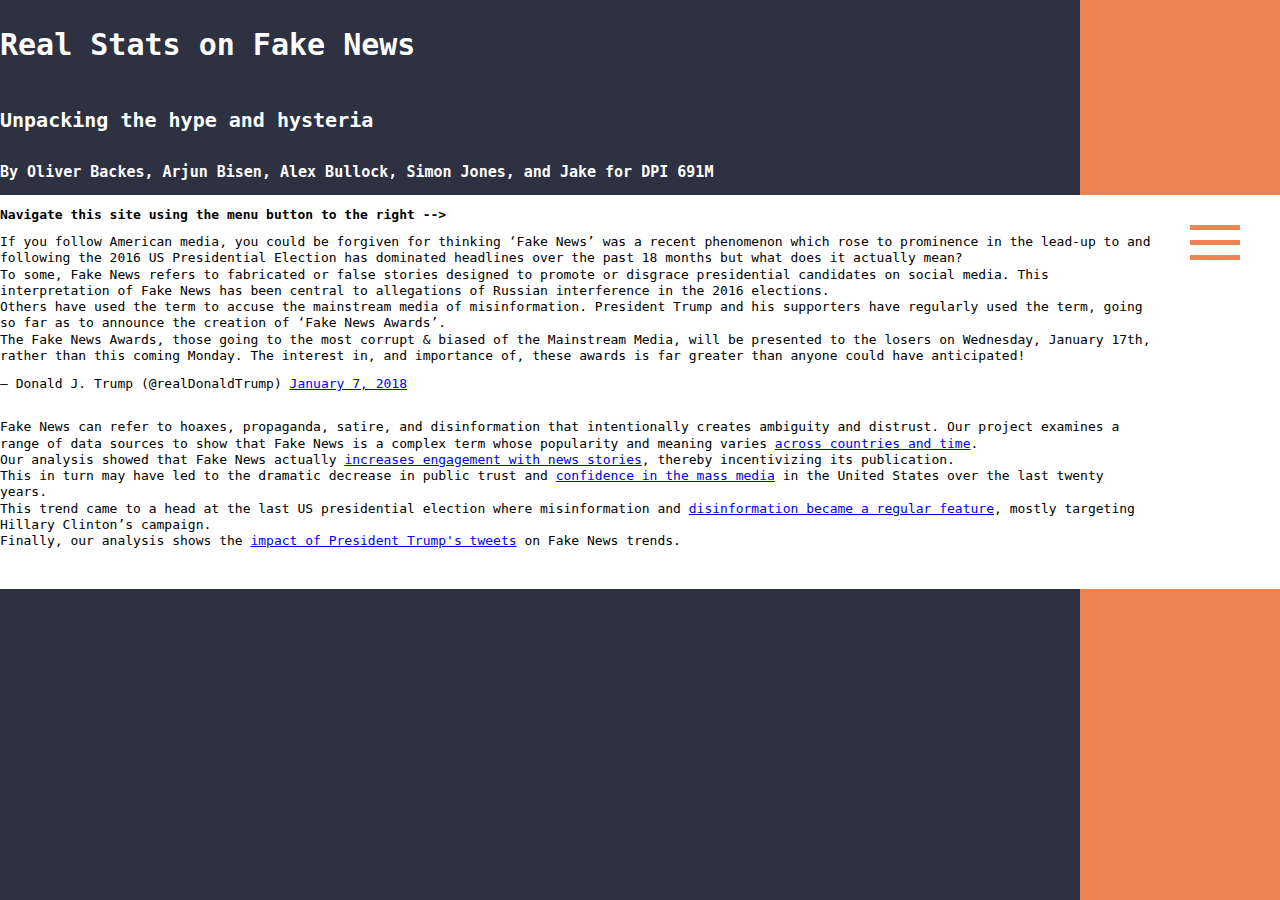
<file: index.html>
<!DOCTYPE html>
<html>
<head>
    <meta charset="utf-8">
    <title>Real Stats, Fake News</title>
    <link rel="stylesheet" media="all" href="styles/menustyle.css"/>
    <link rel="stylesheet" media="all" href="menu-data/menu.css"/>
      <link rel="icon" href="about_us.png">
<script src="https://ajax.googleapis.com/ajax/libs/jquery/2.1.3/jquery.min.js"></script>
<h1>Real Stats on Fake News</h1>

  <h2>Unpacking the hype and hysteria</h2>

  <h3>By Oliver Backes, Arjun Bisen, Alex Bullock, Simon Jones, and Jake for DPI 691M</h3>
</head>
<body>
	
<div class="nav-right visible-xs">
  <div class="button" id="btn">
    <div class="bar top"></div>
    <div class="bar middle"></div>
    <div class="bar bottom"></div>
  </div>
</div>
<!-- nav-right -->
<main>

<h4>Navigate this site using the menu button to the right --></h4>



<p id="bodytext">If you follow American media, you could be forgiven for thinking ‘Fake News’ was a recent phenomenon which rose to prominence in the lead-up to and following the 2016 US Presidential Election has dominated headlines over the past 18 months but what does it actually mean?<br>
To some, Fake News refers to fabricated or false stories designed to promote or disgrace presidential candidates on social media. This interpretation of Fake News has been central to allegations of Russian interference in the 2016 elections.<br>Others have used the term to accuse the mainstream media of misinformation. President Trump and his supporters have regularly used the term, going so far as to announce the creation of ‘Fake News Awards’.<br><blockquote class="twitter-tweet" data-lang="en"><p lang="en" dir="ltr">The Fake News Awards, those going to the most corrupt &amp; biased of the Mainstream Media, will be presented to the losers on Wednesday, January 17th, rather than this coming Monday. The interest in, and importance of, these awards is far greater than anyone could have anticipated!</p>&mdash; Donald J. Trump (@realDonaldTrump) <a href="https://twitter.com/realDonaldTrump/status/950103659337134080?ref_src=twsrc%5Etfw">January 7, 2018</a></blockquote>
<script async src="https://platform.twitter.com/widgets.js" charset="utf-8"></script></p>

<p><br>Fake News can refer to hoaxes, propaganda, satire, and disinformation that intentionally creates ambiguity and distrust. Our project examines a range of data sources to show that Fake News is a complex term whose popularity and meaning varies <a href="https://oliver-backes.github.io/our-website/visualization_4.html">across countries and time</a>.<br>

Our analysis showed that Fake News actually <a href="https://oliver-backes.github.io/our-website/visualization_2.html">increases engagement with news stories</a>, thereby incentivizing its publication.<br>

This in turn may have led to the dramatic decrease in public trust and <a href="https://oliver-backes.github.io/our-website/visualization_5.html">confidence in the mass media</a> in the United States over the last twenty years.<br>

This trend came to a head at the last US presidential election where misinformation and  <a href="https://oliver-backes.github.io/our-website/visualization_5.html">disinformation became a regular feature</a>, mostly targeting Hillary Clinton’s campaign.<br>

Finally, our analysis shows the <a href="https://oliver-backes.github.io/our-website/visualization_1.html">impact of President Trump's tweets</a> on Fake News trends.</p>

<nav>
    <div class="nav-right hidden-xs">
      <div class="button" id="btn">
        <div class="bar top"></div>
        <div class="bar middle"></div>
        <div class="bar bottom"></div>
      </div>
    </div>
    <!-- nav-right -->
  </nav>

  <a href="styles/menu.css" class="ua" target="_blank">
    <i class="fa fa-user"></i>
  </a>

</main>

<div class="sidebar">
  <ul class="sidebar-list">

    <li class="sidebar-item"><a href="index.html" class="sidebar-anchor">Home</a></li>
    <li class="sidebar-item"><a href="visualization_4.html" class="sidebar-anchor">Across the World</a></li>
    <li class="sidebar-item"><a href="visualization_2.html" class="sidebar-anchor">Greater Engagement</a></li>
    <li class="sidebar-item"><a href="visualization_5.html" class="sidebar-anchor">Confidence in Media</a></li>
    <li class="sidebar-item"><a href="visualization_3.html" class="sidebar-anchor">2016 US Election</a></li>
    <li class="sidebar-item"><a href="visualization_1.html" class="sidebar-anchor">Trump Tweets</a></li>
  

  </ul>
</div>





<script src="https://ajax.googleapis.com/ajax/libs/jquery/2.1.3/jquery.min.js"></script>
<script src="menu-data/menu.js"></script>
</body>
</html>
</file>
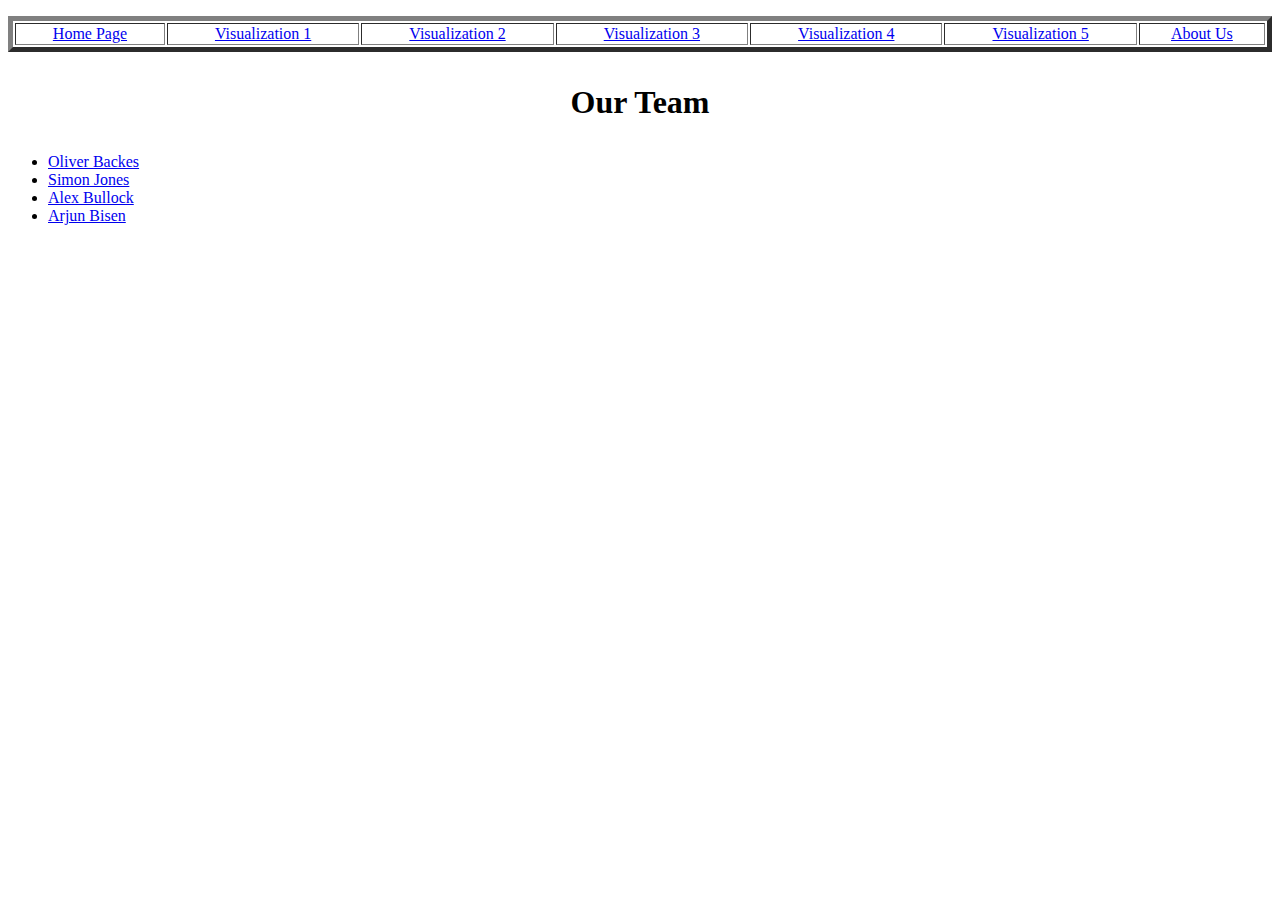
<file: about_us.html>
<!DOCTYPE html>
<html>
<body>

<p>
	<table border="5" width=100%>
		<tr align=center>
			<td><a href="index.html">Home Page</a></td>
			<td><a href="visualization_1.html">Visualization 1</a></td>
			<td><a href="visualization_2.html">Visualization 2</a></td>
			<td><a href="visualization_3.html">Visualization 3</a></td>
			<td><a href="visualization_4.html">Visualization 4</a></td>
			<td><a href="visualization_5.html">Visualization 5</a></td>
			<td><a href="about_us.html">About Us</a></td>
		</tr>
	</table>
</p>

<center>
	<h1><p>
		Our Team
	</p></h1>
</center>

<p>
	<ul>
	  <li><a href="our-team-oliver.html">Oliver Backes</a></li>
	  <li><a href="our-team-simon.html">Simon Jones</a></li>
  	<li><a href="our-team-alex.html">Alex Bullock</a></li>
	  <li><a href="our-team-arjun.html">Arjun Bisen</a></li>
  </ul>
</p>

</body>
</html>
</file>
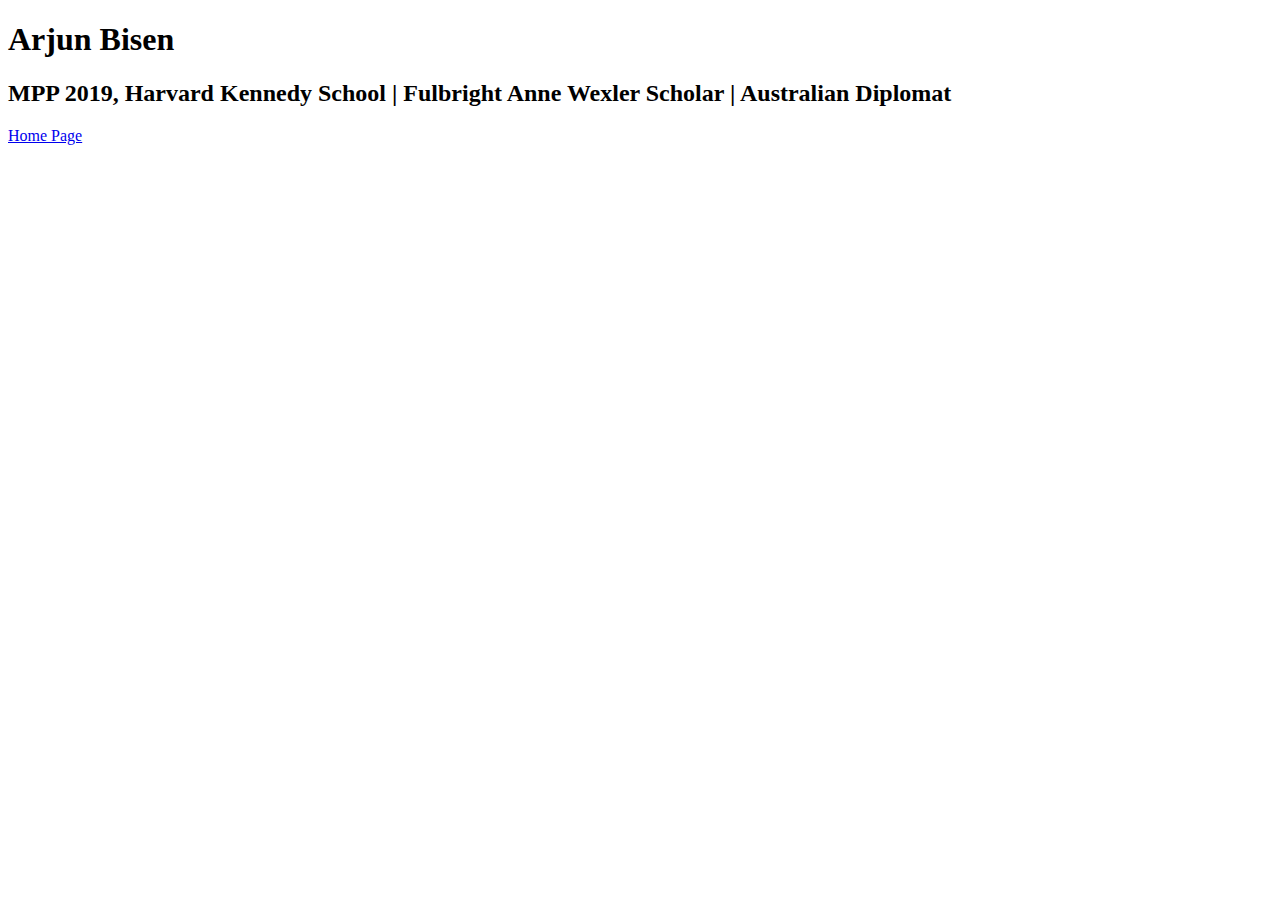
<file: our-team-arjun.html>
<!DOCTYPE html>
<html>
<body>
	<h1>Arjun Bisen</h1>

	<h2>MPP 2019, Harvard Kennedy School | Fulbright Anne Wexler Scholar |  Australian Diplomat</h2>

<a href="index.html"> Home Page </a>


</body>
</html>
</file>
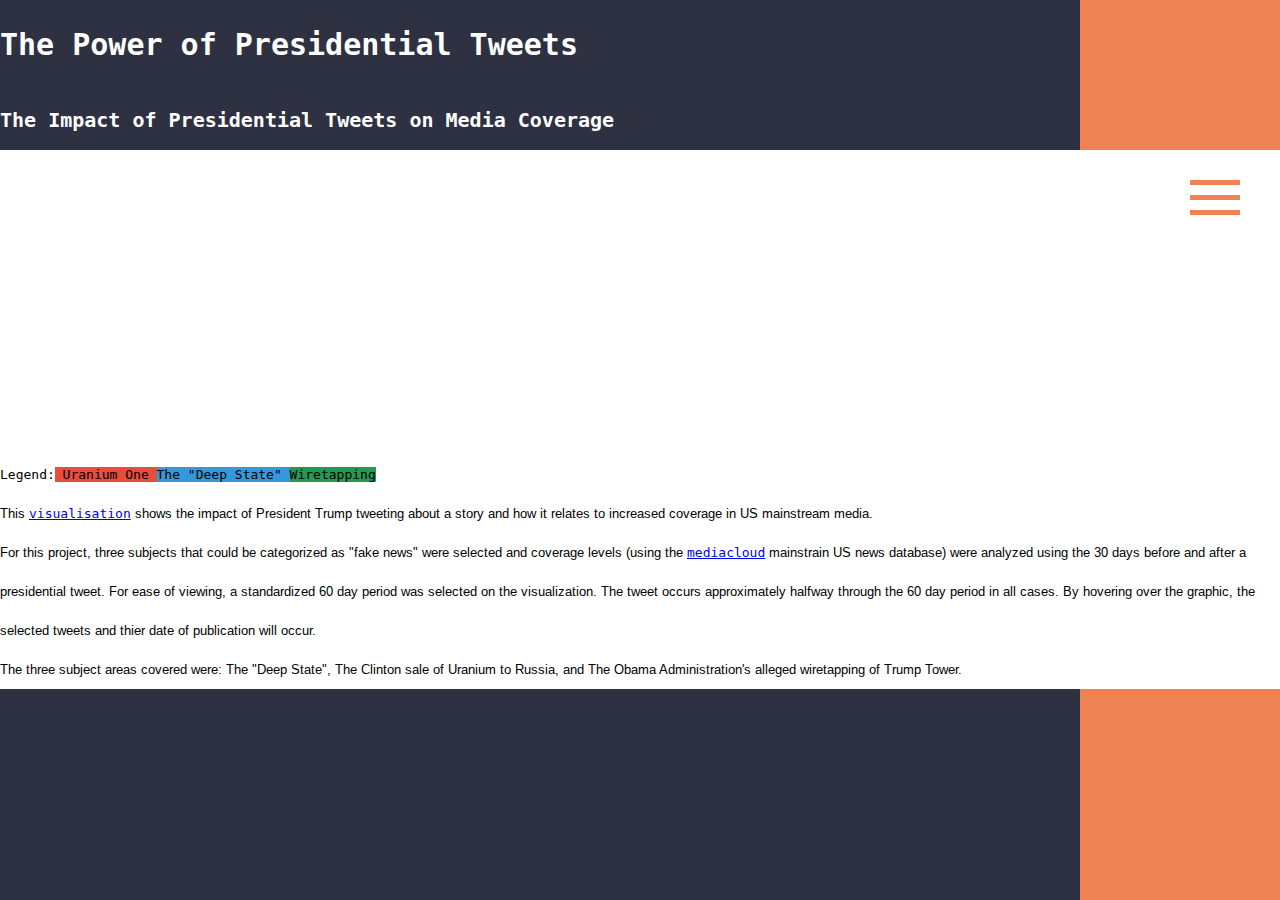
<file: visualization_1.html>
<!DOCTYPE html>
<html>

  <head>
    <meta charset="utf-8">
    <title>Tweet Tweet!</title>
    <link rel="stylesheet" media="all" href="styles/style.css"/>
    <link rel="stylesheet" media="all" href="menu-data/menu.css"/>
    <link rel="icon" href="about_us.png">
<script src="https://ajax.googleapis.com/ajax/libs/jquery/2.1.3/jquery.min.js"></script>

</head>
<body>

<h1>The Power of Presidential Tweets</h1>
<h2>The Impact of Presidential Tweets on Media Coverage</h2>

<div class="nav-right visible-xs">
  <div class="button" id="btn">
    <div class="bar top"></div>
    <div class="bar middle"></div>
    <div class="bar bottom"></div>
  </div>
</div>
<!-- nav-right -->
<main>



<div id="area1"></div>

</style>


<svg width="960" height="250"></svg>
<script src="https://d3js.org/d3.v4.min.js"></script>

</style>

<script src="https://d3js.org/d3.v2.js"></script>


<div class="chart">
</div>

<script>

chart("vis1/data.csv", "blue");

var datearray = [];
var colorrange = [];

function chart(csvpath, color) {

if (color == "blue") {
  colorrange = ["#E74C3C", "#3498DB", "#229954"];
}

strokecolor = colorrange[0];

var format = d3.time.format("%m/%d/%y");

var margin = {top: 40, right: 80, bottom: 60, left: 60};
var width = document.body.clientWidth - margin.left - margin.right;
var height = 550 - margin.top - margin.bottom;

var tooltip = d3.select("body")
    .append("div")
    .attr("class", "remove")
    .style("position", "absolute")
    .style("z-index", "20")
    .style("visibility", "hidden")
    .style("top", "250px")
    .style("left", "55px");

var x = d3.time.scale()
    .range([0, width]);

var y = d3.scale.linear()
    .range([height-10, 0]);

var z = d3.scale.ordinal()
    .range(colorrange);

var xAxis = d3.svg.axis()
    .scale(x)
    .orient("bottom")
    .ticks(d3.time.weeks);

var yAxis = d3.svg.axis()
    .scale(y);

var yAxisr = d3.svg.axis()
    .scale(y);

var stack = d3.layout.stack()
    .offset("silhouette")
    .values(function(d) { return d.values; })
    .x(function(d) { return d.date; })
    .y(function(d) { return d.value; });

var nest = d3.nest()
    .key(function(d) { return d.key; });

var area = d3.svg.area()
    .interpolate("cardinal")
    .x(function(d) { return x(d.date); })
    .y0(function(d) { return y(d.y0); })
    .y1(function(d) { return y(d.y0 + d.y); });

var svg = d3.select(".chart").append("svg")
    .attr("width", width + margin.left + margin.right)
    .attr("height", height + margin.top + margin.bottom)
  .append("g")
    .attr("transform", "translate(" + margin.left + "," + margin.top + ")");

var graph = d3.csv(csvpath, function(data) {
  data.forEach(function(d) {
    d.date = format.parse(d.date);
    d.value = +d.value;
  });

  var layers = stack(nest.entries(data));

  x.domain(d3.extent(data, function(d) { return d.date; }));
  y.domain([0, d3.max(data, function(d) { return d.y0 + d.y; })]);

  svg.selectAll(".layer")
      .data(layers)
    .enter().append("path")
      .attr("class", "layer")
      .attr("d", function(d) { return area(d.values); })
      .style("fill", function(d, i) { return z(i); });


  svg.append("g")
      .attr("class", "x axis")
      .attr("transform", "translate(0," + height + ")")
      .call(xAxis);

  svg.append("text")
    .attr("transform", "translate(" + (width / 2) + "," + (height + margin.bottom) + ")")
    .style("text-anchor", "middle")
    .text("Dates - standardized two month period");

  svg.append("g")
      .attr("class", "y axis")
      .call(yAxis.orient("left"));

  svg.append("text")
    .attr("transform", "rotate(-90)")
    .attr("y", 0 - margin.left)
    .attr("x", 0 - (height / 2))
    .attr("dy", "1em")
    .style("text-anchor", "middle")
    .text("Range of Daily Mentions");


  svg.selectAll(".layer")
    .attr("opacity", 1)
    .on("mouseover", function(d, i) {
      svg.selectAll(".layer").transition()
      .duration(250)
      .attr("opacity", function(d, j) {
        return j != i ? 0.6 : 1;
    })})

    .on("mousemove", function(d, i) {
      mousex = d3.mouse(this);
      mousex = mousex[0];
      var invertedx = x.invert(mousex);
      invertedx = invertedx.getMonth() + invertedx.getDate();
      var selected = (d.values);
      for (var k = 0; k < selected.length; k++) {
        datearray[k] = selected[k].date
        datearray[k] = datearray[k].getMonth() + datearray[k].getDate();
      }

      mousedate = datearray.indexOf(invertedx);
      pro = d.values[mousedate].value;

      d3.select(this)
      .classed("hover", true)
      .attr("stroke", strokecolor)
      .attr("stroke-width", "1px"), 
      tooltip.html( '<img src="tweets.jpg" style="width:1100x; height:250px;" />' ).style("visibility", "visible");
      
    })
    .on("mouseout", function(d, i) {
     svg.selectAll(".layer")
      .transition()
      .duration(250)
      .attr("opacity", "1");
      d3.select(this)
      .classed("hover", false)
      .attr("stroke-width", "0px"), tooltip.html( '<img src="tweets.jpg" />').style("visibility", "hidden");
  })
    
  var vertical = d3.select(".chart")
        .append("div")
        .attr("class", "remove")
        .style("position", "absolute")
        .style("z-index", "10")
        .style("width", "1px")
        .style("height", "450x")
        .style("top", "300px")
        .style("bottom", "925px")
        .style("left", "0px")
        .style("background", "#000");

  d3.select(".chart")
      .on("mousemove", function(){  
         mousex = d3.mouse(this);
         mousex = mousex[0] + 5;
         vertical.style("left", mousex + "px" )})
      .on("mouseover", function(){  
         mousex = d3.mouse(this);
         mousex = mousex[0] + 5;
         vertical.style("left", mousex + "px")});
});
}
</script>


  <nav>
    <div class="nav-right hidden-xs">
      <div class="button" id="btn">
        <div class="bar top"></div>
        <div class="bar middle"></div>
        <div class="bar bottom"></div>
      </div>
    </div>
    <!-- nav-right -->
  </nav>

  <a href="styles/menu.css" class="ua" target="_blank">
    <i class="fa fa-user"></i>
  </a>
  <span style="color: black">Legend:</span><span style="background-color: #E74C3C"> Uranium One </span><span style="color: black; background-color: #3498DB"> The "Deep State" </span><span style="background-color: #229954"> Wiretapping </span><br>
  
  <p1> This <a href="http://bl.ocks.org/WillTurman/4631136"> visualisation</a> shows the impact of President Trump tweeting about a story and how it relates to increased coverage in US mainstream media.</p1><br>
  
  <p2>For this project, three subjects that could be categorized as "fake news" were selected and coverage levels (using the <a href="https://www.mediacloud.org"> mediacloud</a> mainstrain US news database) were analyzed using the 30 days before and after a presidential tweet. For ease of viewing, a standardized 60 day period was selected on the visualization. The tweet occurs approximately halfway through the 60 day period in all cases. By hovering over the graphic, the selected tweets and thier date of publication will occur.</p2><br> 

  <p3>The three subject areas covered were: The "Deep State", The Clinton sale of Uranium to Russia, and The Obama Administration's alleged wiretapping of Trump Tower.</p3>
</main>

<div class="sidebar">
  <ul class="sidebar-list">

     <li class="sidebar-item"><a href="index.html" class="sidebar-anchor">Home</a></li>
    <li class="sidebar-item"><a href="visualization_4.html" class="sidebar-anchor">Across the World</a></li>
    <li class="sidebar-item"><a href="visualization_2.html" class="sidebar-anchor">Greater Engagement</a></li>
    <li class="sidebar-item"><a href="visualization_5.html" class="sidebar-anchor">Confidence in Media</a></li>
    <li class="sidebar-item"><a href="visualization_3.html" class="sidebar-anchor">2016 US Election</a></li>
    <li class="sidebar-item"><a href="visualization_1.html" class="sidebar-anchor">Trump Tweets</a></li>

  </ul>
</div>





<a href="index.html"> Back to Index </a>

<script src="https://ajax.googleapis.com/ajax/libs/jquery/2.1.3/jquery.min.js"></script>
<script src="menu-data/menu.js"></script>
</body>
</html>
</file>
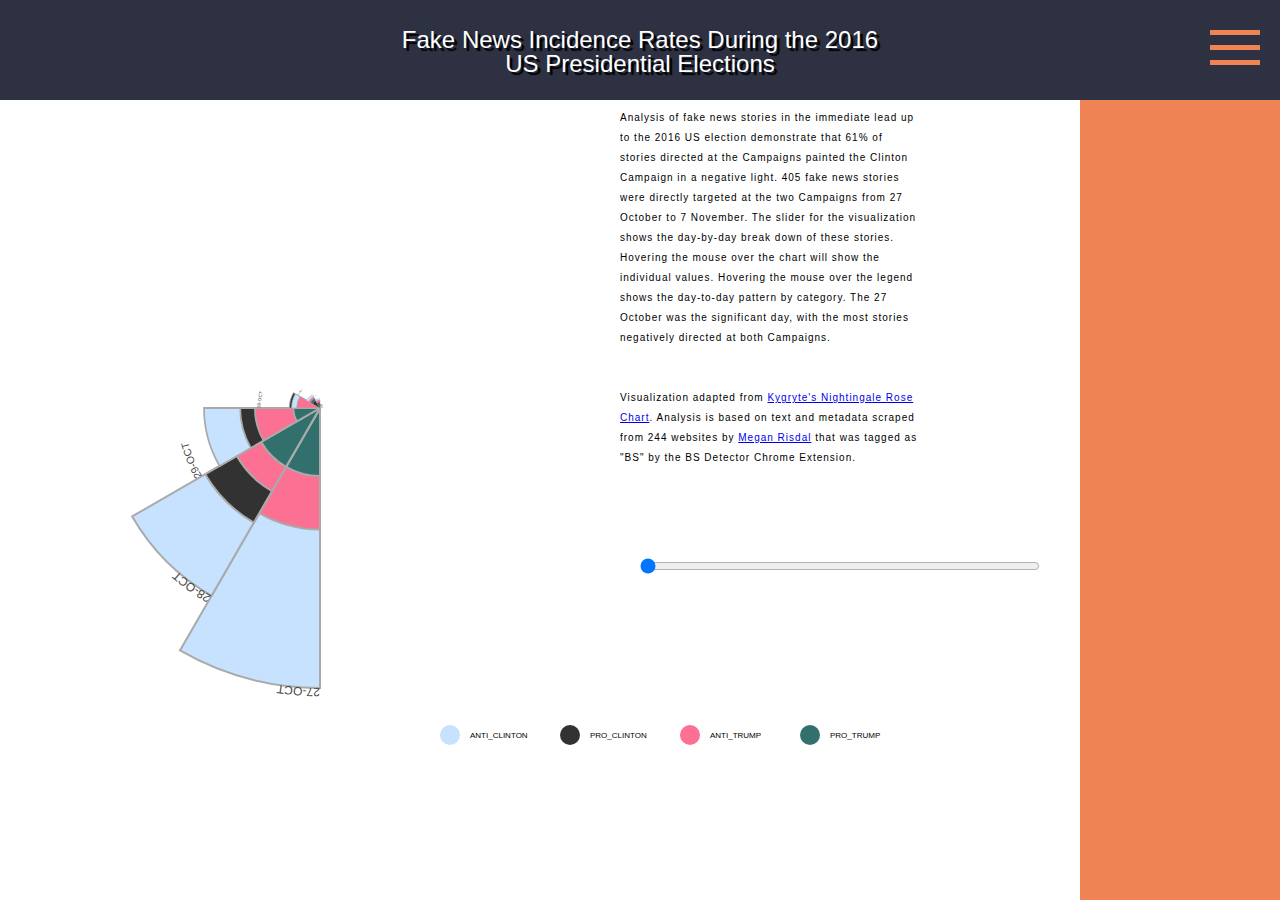
<file: visualization_3.html>
<!DOCTYPE html>
<html>
<head>
	<title>Fake News Incidence Rates During the 2016 US Presidential Elections</title>
	<link rel="icon" href="about_us.png">
	<meta charset="utf-8">
		
		<!-- Stylesheets -->
		<link rel='stylesheet' type='text/css'>
		<link rel="stylesheet" type="text/css" href="vis3/reset.css">
		<link rel="stylesheet" type="text/css" href="vis3/style.css">
		<!-- Libraries -->
		<script type="text/javascript" src="vis3/d3.min.js"></script>
		<!-- Scripts -->
		<script type="text/javascript" src="vis3/script.js"></script>
	</head>
	<body>	
<div class="nav-right visible-xs">
  <div class="button" id="btn">
    <div class="bar top"></div>
    <div class="bar middle"></div>
    <div class="bar bottom"></div>
  </div>
</div>
<!-- nav-right -->
<main style="height: 100px;">

	<div> <br><h1>Fake News Incidence Rates During the 2016 US Presidential Elections</h1> </div>
			
		<script type="text/javascript">
			var rose = Chart.rose(),
				height = 600,
				causes = ['Anti_Clinton', 'Pro_Clinton', 'Anti_Trump', 'Pro_Trump'],
				labels = ['27-Oct', '28-Oct', '29-Oct', '30-Oct', '31-Oct', '01-Nov', '02-Nov', '03-Nov', '04-Nov', '05-Nov', '06-Nov', '07-Nov']

			// Load the JSON data:
			d3.json( 'vis3/data2.json', function( data ) {

				// Format the date and rework the data:
				var scalar;
				data.forEach( function(d) { 
					
					d.label = d.date;

					scalar = 1;
					d.Anti_Clinton = d.Anti_Clinton * scalar;
					d.Pro_Clinton = d.Pro_Clinton * scalar;
					d.Anti_Trump = d.Anti_Trump * scalar;
					d.Pro_Trump = d.Pro_Trump * scalar;
				} );

				console.log(data);

				// Get the maximum value:
				var maxVal = d3.max( data, function(d) {
					return d3.max( [d.Anti_Clinton, d.Pro_Clinton, d.Anti_Trump, d.Pro_Trump] );
				});

				// Where the maximum value gives us the maximum radius:
				var maxRadius = Math.sqrt(maxVal*12 / Math.PI);
				console.log(maxRadius);
				
				// Append a new figure to the DOM:
				figure = d3.select( 'body' )
					.append( 'figure' );

				// Get the figure width:
				width = parseInt( figure.style( 'width' ), 10 );

				// Update the chart generator settings:
				rose.legend( causes )
					.width( width )
					.height( height )
					.delay( 0 )
					.duration( 500 )
					.domain( [0, maxRadius] )
					.angle( function(d, i) {
						return i; } )
					.area( function(d, i) { return [d.Anti_Clinton, d.Pro_Clinton, d.Anti_Trump, d.Pro_Trump]; } );							

				// Bind the data and generate a new chart:
				figure.datum( data)
					.attr('class', 'chart figure1')
					.call( rose );	

				// Update the chart generator settings:
				rose.width( width )
					.delay( 3000 );

				// Create a legend:
				Chart.legend( causes );

				// Create a slider:
				Chart.slider( 0, data.length, 1 ); // minVal, maxVal, step
				
			});	

		</script>

<nav>
    <div class="nav-right hidden-xs">
      <div class="button" id="btn">
        <div class="bar top"></div>
        <div class="bar middle"></div>
        <div class="bar bottom"></div>
      </div>
    </div>
    <!-- nav-right -->
  </nav>


    <i class="fa fa-user"></i>
  </a>
</main>

<div class="sidebar">
  <ul class="sidebar-list">

   	<li class="sidebar-item"><a href="index.html" class="sidebar-anchor">Home</a></li>
    <li class="sidebar-item"><a href="visualization_4.html" class="sidebar-anchor">Across the World</a></li>
    <li class="sidebar-item"><a href="visualization_2.html" class="sidebar-anchor">Greater Engagement</a></li>
    <li class="sidebar-item"><a href="visualization_5.html" class="sidebar-anchor">Confidence in Media</a></li>
    <li class="sidebar-item"><a href="visualization_3.html" class="sidebar-anchor">2016 US Election</a></li>
    <li class="sidebar-item"><a href="visualization_1.html" class="sidebar-anchor">Trump Tweets</a></li>

  </ul>
</div>

<script src="https://ajax.googleapis.com/ajax/libs/jquery/2.1.3/jquery.min.js"></script>
<script src="menu-data/menu.js"></script>

<div><br><p> Analysis of fake news stories in the immediate lead up to the 2016 US election demonstrate that 61% of stories directed at the Campaigns painted the Clinton Campaign in a negative light.  405 fake news stories were directly targeted at the two Campaigns from 27 October to 7 November.  The slider for the visualization shows the day-by-day break down of these stories. Hovering the mouse over the chart will show the individual values.  Hovering the mouse over the legend shows the day-to-day pattern by category.  The 27 October was the significant day, with the most stories negatively directed at both Campaigns.</p>

</div>

<div><p>Visualization adapted from <a href="https://bl.ocks.org/kgryte"> Kygryte's Nightingale Rose Chart</a>.  Analysis is based on text and metadata scraped from 244 websites by <a href="https://www.kaggle.com/mrisdal/fake-news">Megan Risdal</a> that was tagged as "BS" by the BS Detector Chrome Extension.  

</div>

	</body>
</html>
</file>
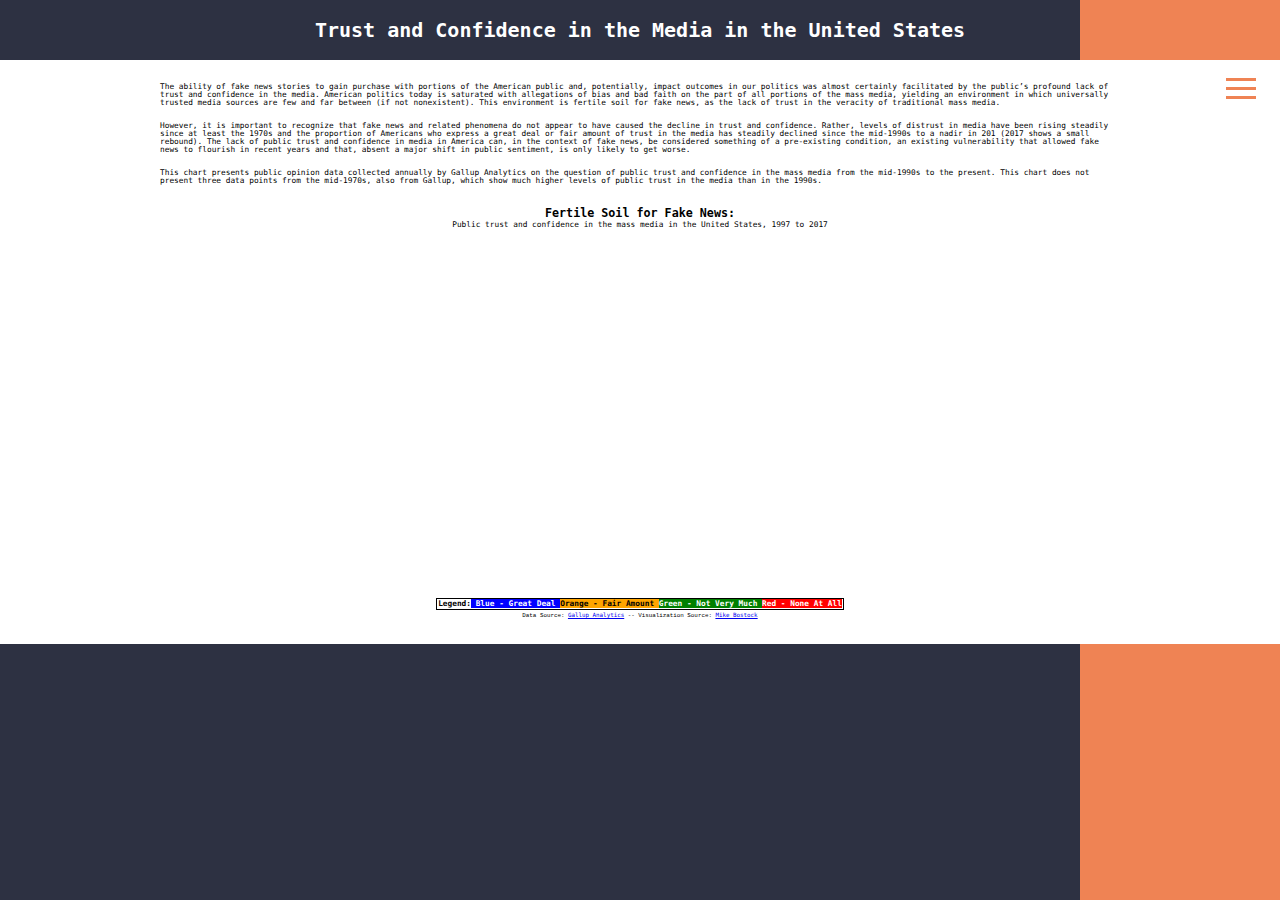
<file: visualization_5.html>
<!DOCTYPE html>
<html>
<head>
	<meta charset="utf-8">
	<title>Trust and Confidence in the Media in the United States</title>
    <link href="vis5/vis5.css" rel="stylesheet" type="text/css">
    <link rel="stylesheet" media="all" href="styles/style.css"/>
    <link rel="stylesheet" media="all" href="menu-data/menu.css"/>
    <link rel="icon" href="about_us.png">
<script src="https://ajax.googleapis.com/ajax/libs/jquery/2.1.3/jquery.min.js"></script>

</head>
<body>

	<center><h2>Trust and Confidence in the Media in the United States</h2></center>

<div class="nav-right visible-xs">
  <div class="button" id="btn">
    <div class="bar top"></div>
    <div class="bar middle"></div>
    <div class="bar bottom"></div>
  </div>
</div>
<!-- nav-right -->
<main id="my">
<center>
  <br><p id="narrative">The ability of fake news stories to gain purchase with portions of the American public and, potentially, impact outcomes in our politics was almost certainly facilitated by the public’s profound lack of trust and confidence in the media. American politics today is saturated with allegations of bias and bad faith on the part of all portions of the mass media, yielding an environment in which universally trusted media sources are few and far between (if not nonexistent). This environment is fertile soil for fake news, as the lack of trust in the veracity of traditional mass media.<br><br><br>However, it is important to recognize that fake news and related phenomena do not appear to have caused the decline in trust and confidence. Rather, levels of distrust in media have been rising steadily since at least the 1970s and the proportion of Americans who express a great deal or fair amount of trust in the media has steadily declined since the mid-1990s to a nadir in 201 (2017 shows a small rebound). The lack of public trust and confidence in media in America can, in the context of fake news, be considered something of a pre-existing condition, an existing vulnerability that allowed fake news to flourish in recent years and that, absent a major shift in public sentiment, is only likely to get worse.<br><br><br>This chart presents public opinion data collected annually by Gallup Analytics on the question of public trust and confidence in the mass media from the mid-1990s to the present. This chart does not present three data points from the mid-1970s, also from Gallup, which show much higher levels of public trust in the media than in the 1990s.</p><br>
  <p id="header">Fertile Soil for Fake News:</p><p ide="subheader">Public trust and confidence in the mass media in the United States, 1997 to 2017</p>
	<svg width="1200" height="600"></svg>

	<script src="//d3js.org/d3.v4.min.js"></script>
	<script src="vis5/d3legend.js"></script>
	<script src="vis5/vis5-test.js"></script>
<p><span id="legend"><span style="color: black">Legend:</span><span style="background-color: blue"> Blue - Great Deal </span><span style="color: black; background-color: orange"> Orange - Fair Amount </span><span style="background-color: green"> Green - Not Very Much </span><span style="background-color: red"> Red - None At All</span></span><br><span id="sublegend">Data Source: <a href="http://news.gallup.com/poll/1663/Media-Use-Evaluation.aspx">Gallup Analytics</a> -- Visualization Source: <a href="https://bl.ocks.org/mbostock/3884955">Mike Bostock</a></span>
</p></center>
<nav>
    <div class="nav-right hidden-xs">
      <div class="button" id="btn">
        <div class="bar top"></div>
        <div class="bar middle"></div>
        <div class="bar bottom"></div>
      </div>
    </div>
    <!-- nav-right -->
  </nav>

  <a href="styles/menu.css" class="ua" target="_blank">
    <i class="fa fa-user"></i>
  </a>
</main>

<div class="sidebar">
  <ul class="sidebar-list">

    <li class="sidebar-item"><a href="index.html" class="sidebar-anchor">Home</a></li>
    <li class="sidebar-item"><a href="visualization_4.html" class="sidebar-anchor">Across the World</a></li>
    <li class="sidebar-item"><a href="visualization_2.html" class="sidebar-anchor">Greater Engagement</a></li>
    <li class="sidebar-item"><a href="visualization_5.html" class="sidebar-anchor">Confidence in Media</a></li>
    <li class="sidebar-item"><a href="visualization_3.html" class="sidebar-anchor">2016 US Election</a></li>
    <li class="sidebar-item"><a href="visualization_1.html" class="sidebar-anchor">Trump Tweets</a></li>

  </ul>
</div>

<script src="https://ajax.googleapis.com/ajax/libs/jquery/2.1.3/jquery.min.js"></script>
<script src="menu-data/menu.js"></script>
</body>
</html>
</file>
<file: styles/menustyle.css>
html, body, div, span, applet, object, iframe,
h1, h2, h3, h4, h5, h6, p, blockquote, pre,
a, abbr, acronym, address, big, cite, code,
del, dfn, em, img, ins, kbd, q, s, samp,
small, strike, strong, sub, sup, tt, var,
b, u, i, center,
dl, dt, dd, ol, ul, li,
fieldset, form, label, legend,
table, caption, tbody, tfoot, thead, tr, th, td,
article, aside, canvas, details, embed, 
figure, figcaption, footer, header, hgroup, 
menu, nav, output, ruby, section, summary,
time, mark, audio, video {
	margin: 0;
	padding: 0,0,20
	border: 0;
	font-size: 100%;
	font-family: "Source Code Pro", Consolas, monaco, monospace;

	vertical-align: right;
}
/* HTML5 display-role reset for older browsers */
article, aside, details, figcaption, figure, 
footer, header, hgroup, menu, nav, section {
	display: block;
}
body {
	line-height: 1;
}
ol, ul {
	list-style: none;
}
blockquote, q {
	quotes: none;
}
blockquote:before, blockquote:after,
q:before, q:after {
	content: '';
	content: none;
}
table {
	border-collapse: collapse;
	border-spacing: 0;
}

/* Extended base styles (site specific)
*****************************************************************/

html { 
	overflow-y: scroll; /* always force a scrollbar in non-IE */
	}
body {
	background: #2D3142;
	overflow-x: hidden;
	height: 7550px;
	line-height: 3;
	color: #000;
	font-size: 13px;
	font-family: "Source Code Pro", Consolas, monaco, monospace;

}
h1 {
	color: #FFf;
	font-size: 30px;
	font-family: "Source Code Pro", Consolas, monaco, monospace;

}
 
 h2 {
 	color: #FFf;
 	font-size: 20px;
	font-family: "Source Code Pro", Consolas, monaco, monospace;

 }

 h3 {color: #FFf;
 	font-size: 15px;
	font-family: "Source Code Pro", Consolas, monaco, monospace;

 }

 p {line-height: 125%;
 	width: 90%;

#bodytext {
	font-size: 20px;
	font-family: "Source Code Pro", Consolas, monaco, monospace;
	width: 75%;
}
</file>
<file: menu-data/menu.css>
@import url(https://fonts.googleapis.com/css?family=Arimo:400,400italic,700,700italic);
body,
html {
  height: 100%;
  padding: 0;
  margin: 0;
  font-family: 'Arimo', sans-serif;
}

main {
  z-index: 2;
  position: absolute;
  background-color: white;
  -webkit-transition: transform .7s ease-in-out;
  -moz-transition: transform .7s ease-in-out;
  -ms-transition: transform .7s ease-in-out;
  -o-transition: transform .7s ease-in-out;
  transition: transform .7s ease-in-out;
}

.sidebar {
  height: 100%;
  width: 200px;
  position: fixed;
  top: 0;
  z-index: 1;
  right: 0;
  background-color: #EF8354;
}

.bar {
  display: block;
  height: 5px;
  width: 50px;
  background-color: #EF8354;
  margin: 10px auto;
}

.button {
  cursor: pointer;
  display: inline-block;
  width: auto;
  margin: 0 auto;
  -webkit-transition: all .7s ease;
  -moz-transition: all .7s ease;
  -ms-transition: all .7s ease;
  -o-transition: all .7s ease;
  transition: all .7s ease;
}

.nav-right {
  position: fixed;
  right: 40px;
  top: 20px;
}

.nav-right.visible-xs {
  z-index: 3;
}

.hidden-xs {
  display: none;
}

.middle {
  margin: 0 auto;
}

.bar {
  -webkit-transition: all .7s ease;
  -moz-transition: all .7s ease;
  -ms-transition: all .7s ease;
  -o-transition: all .7s ease;
  transition: all .7s ease;
}

.nav-right.visible-xs .active .bar {
  background-color: #FFF;
  -webkit-transition: all .7s ease;
  -moz-transition: all .7s ease;
  -ms-transition: all .7s ease;
  -o-transition: all .7s ease;
  transition: all .7s ease;
}

.button.active .top {
  -webkit-transform: translateY(15px) rotateZ(45deg);
  -moz-transform: translateY(15px) rotateZ(45deg);
  -ms-transform: translateY(15px) rotateZ(45deg);
  -o-transform: translateY(15px) rotateZ(45deg);
  transform: translateY(15px) rotateZ(45deg);
}

.button.active .bottom {
  -webkit-transform: translateY(-15px) rotateZ(-45deg);
  -moz-transform: translateY(-15px) rotateZ(-45deg);
  -ms-transform: translateY(-15px) rotateZ(-45deg);
  -o-transform: translateY(-15px) rotateZ(-45deg);
  transform: translateY(-15px) rotateZ(-45deg);
}

.button.active .middle {
  width: 0;
}

.move-to-left {
  -webkit-transform: translateX(-200px);
  -moz-transform: translateX(-200px);
  -ms-transform: translateX(-200px);
  -o-transform: translateX(-200px);
  transform: translateX(-200px);
}

nav {
  padding-top: 40px;
}

.sidebar-list {
  padding: 0;
  margin: 0;
  list-style: none;
  position: relative;
  margin-top: 150px;
  text-align: center;
}

.sidebar-item {
  margin: 30px 0;
  opacity: 0;
  -webkit-transform: translateY(-20px);
  -moz-transform: translateY(-20px);
  -ms-transform: translateY(-20px);
  -o-transform: translateY(-20px);
  transform: translateY(-20px);
}

.sidebar-item:first-child {
  -webkit-transition: all .7s .2s ease-in-out;
  -moz-transition: all .7s .2s ease-in-out;
  -ms-transition: all .7s .2s ease-in-out;
  -o-transition: all .7s .2s ease-in-out;
  transition: all .7s .2s ease-in-out;
}

.sidebar-item:nth-child(2) {
  -webkit-transition: all .7s .4s ease-in-out;
  -moz-transition: all .7s .4s ease-in-out;
  -ms-transition: all .7s .4s ease-in-out;
  -o-transition: all .7s .4s ease-in-out;
  transition: all .7s .4s ease-in-out;
}

.sidebar-item:nth-child(3) {
  -webkit-transition: all .7s .6s ease-in-out;
  -moz-transition: all .7s .6s ease-in-out;
  -ms-transition: all .7s .6s ease-in-out;
  -o-transition: all .7s .6s ease-in-out;
  transition: all .7s .6s ease-in-out;
}

.sidebar-item:last-child {
  -webkit-transition: all .7s .8s ease-in-out;
  -moz-transition: all .7s .8s ease-in-out;
  -ms-transition: all .7s .8s ease-in-out;
  -o-transition: all .7s .8s ease-in-out;
  transition: all .7s .6s ease-in-out;
}

.sidebar-item.active {
  opacity: 1;
  -webkit-transform: translateY(0px);
  -moz-transform: translateY(0px);
  -ms-transform: translateY(0px);
  -o-transform: translateY(0px);
  transform: translateY(0px);
}

.sidebar-anchor {
  color: #FFF;
  text-decoration: none;
  font-size: 1em;
  text-transform: uppercase;
  position: relative;
  padding-bottom: 7px;
}

.sidebar-anchor:before {
  content: "";
  width: 0;
  height: 2px;
  position: absolute;
  bottom: 0;
  left: 0;
  background-color: #FFF;
  -webkit-transition: all .7s ease-in-out;
  -moz-transition: all .7s ease-in-out;
  -ms-transition: all .7s ease-in-out;
  -o-transition: all .7s ease-in-out;
  transition: all .7s ease-in-out;
}

.sidebar-anchor:hover:before {
  width: 100%;
}

.ua {
  position: absolute;
  bottom: 20px;
  left: 60px;
}

.fa {
  font-size: 1em;
  color: #EF8354;
  -webkit-transition: all 1s ease;
  -moz-transition: all 1s ease;
  -ms-transition: all 1s ease;
  -o-transition: all 1s ease;
  transition: all 1s ease;
}

.ua:hover .fa {
  color: #FFF;
  -webkit-transform: scale(1.3);
  -moz-transform: scale(1.3);
  -ms-transform: scale(1.3);
  -o-transform: scale(1.3);
  transform: scale(1.3);
  -webkit-transition: all 1s ease;
  -moz-transition: all 1s ease;
  -ms-transition: all 1s ease;
  -o-transition: all 1s ease;
  transition: all 1s ease;
}

@media (min-width: 480px) {
  .nav-list {
    display: block;
  }
}

@media (min-width: 768px) {
  .nav-right {
    position: absolute;
  }
  .hidden-xs {
    display: block;
  }
  .visible-xs {
    display: none;
  }
}
</file>
<file: styles/style.css>
html, body, div, span, applet, object, iframe,
h1, h2, h3, h4, h5, h6, p, blockquote, pre,
a, abbr, acronym, address, big, cite, code,
del, dfn, em, img, ins, kbd, q, s, samp,
small, strike, strong, sub, sup, tt, var,
b, u, i, center,
dl, dt, dd, ol, ul, li,
fieldset, form, label, legend,
table, caption, tbody, tfoot, thead, tr, th, td,
article, aside, canvas, details, embed, 
figure, figcaption, footer, header, hgroup, 
menu, nav, output, ruby, section, summary,
time, mark, audio, video {
	margin: 0;
	padding: 0,0,20
	border: 0;
	font-size: 100%;
	font-family: "Source Code Pro", Consolas, monaco, monospace;

	vertical-align: right;
}
/* HTML5 display-role reset for older browsers */
article, aside, details, figcaption, figure, 
footer, header, hgroup, menu, nav, section {
	display: block;
}
body {
	line-height: 1;
}
ol, ul {
	list-style: none;
}
blockquote, q {
	quotes: none;
}
blockquote:before, blockquote:after,
q:before, q:after {
	content: '';
	content: none;
}
table {
	border-collapse: collapse;
	border-spacing: 0;
}

/* Extended base styles (site specific)
*****************************************************************/

html { 
	overflow-y: scroll; /* always force a scrollbar in non-IE */
	}
body {
	background: #2D3142;
	overflow-x: hidden;
	height: 7550px;
	line-height: 3;
	color: #000;
	font-size: 13px;
	font-family: "Source Code Pro", Consolas, monaco, monospace;

}
h1 {
	color: #FFf;
	font-size: 30px;
	font-family: "Source Code Pro", Consolas, monaco, monospace;

}
 
 h2 {
 	color: #FFf;
 	font-size: 20px;
	font-family: "Source Code Pro", Consolas, monaco, monospace;

 }

 h3 {color: #FFf;
 	font-size: 15px;
	font-family: "Source Code Pro", Consolas, monaco, monospace;

 }

 p {line-height: 125%;
 	width: 90%;

#bodytext {
	font-size: 20px;
	font-family: "Source Code Pro", Consolas, monaco, monospace;
	width: 75%;
}
</file>
<file: vis3/style.css>
/* Apply a natural box layout model to all elements */
* { 
  -moz-box-sizing: border-box;
  -webkit-box-sizing: border-box;
  box-sizing: border-box; 
}

.legend-canvas {
  width: 500px;
}

body {
@import url(https://fonts.googleapis.com/css?family=Arimo:400,400italic,700,700italic);
body,
  font-family: 'Arimo', sans-serif;
  font-size: 8px;
  font-weight: normal;
  color: #474747;
  width: 100%;
  min-height: 100%;
}

figure {
  position: left;
  float: left;
  width: 50%;
  min-width: 400px;
  margin-top: -400px;
}

h1 {
  width: 40%;
  margin: 0 auto;
  margin-top: 20px;
  margin-bottom: 20px;
  font-family: 'Arimo', sans-serif;
  text-align: center;
  font-size: 24px;
  color: white;
  text-shadow: 3px 3px 1px black;
}

p {
  font-size: 10px;
  font-family: 'Arimo', sans-serif;
  line-height: 2;
  letter-spacing: 1px;
  color: black;
  width: 50%;
  margin: 0 auto;
  padding: 0 40px 40px 300px;
}

@import url(https://fonts.googleapis.com/css?family=Arimo:400,400italic,700,700italic);
body,
.title, .subtitle, .caption, .label, .legend, figure {
  font-family: 'Arimo', serif;
}

.title, .subtitle, .label, .legend {
  text-transform: uppercase;
}

.title {
  font-size: 18px;
  width: 400px;
  text-align: center;
  display: block;
  margin: 0 auto;
  margin-top: 20px;
}

.canvas {
  font-family: 'Arimo', sans-serif;
  font-size: 14px;
  fill: #474747;
  font-weight: normal;
}

.wedge {
  stroke: #aaa;
  stroke-width: 2px;
  /*shape-rendering: crispEdges;*/
}

.land {
  fill: #222;
}

.label {
  font-family: 'Arimo', sans-serif;
  font-size: 12px;
}

.Anti_Clinton {
  fill: rgb(198, 226, 255);
}

.Pro_Clinton {
  fill: rgb(50,50,50);
}

.Anti_Trump {
  fill: rgb(252,112,147);
}

.Pro_Trump {
  fill: rgb(50,112,110);
}

.legend {
  width: 400px;
  height: 50px;
  padding: 0px;
  display: block;
  position: right;
  margin: 0 auto;
  top: 200px;
  text-align: center;
  font-family: 'Arimo', sans-serif;
}

.slider {
  width: 400px;
  display: block;
  position: center;
  padding: 0;
  margin: 0;
  list-style: none;
  position: relative;
  margin-top: 0;
}


@import url(https://fonts.googleapis.com/css?family=Arimo:400,400italic,700,700italic);
body,
html {
  height: 100%;
  padding: 0;
  margin: 0;
  font-family: 'Arimo', sans-serif;
}

main {
  z-index: 2;
  position: relative;
  height: 100%;
  background-color: #2D3142;
  -webkit-transition: transform .7s ease-in-out;
  -moz-transition: transform .7s ease-in-out;
  -ms-transition: transform .7s ease-in-out;
  -o-transition: transform .7s ease-in-out;
  transition: transform .7s ease-in-out;
}

.sidebar {
  height: 100%;
  width: 200px;
  position: fixed;
  top: 0;
  z-index: 1;
  right: 0;
  background-color: #EF8354;
}

.bar {
  display: block;
  height: 5px;
  width: 50px;
  background-color: #EF8354;
  margin: 10px auto;
}

.button {
  cursor: pointer;
  display: inline-block;
  width: auto;
  margin: 0 auto;
  -webkit-transition: all .7s ease;
  -moz-transition: all .7s ease;
  -ms-transition: all .7s ease;
  -o-transition: all .7s ease;
  transition: all .7s ease;
}

.nav-right {
  position: fixed;
  right: 20px;
  top: 20px;
}

.nav-right.visible-xs {
  z-index: 3;
}

.hidden-xs {
  display: none;
}

.middle {
  margin: 0 auto;
}

.bar {
  -webkit-transition: all .7s ease;
  -moz-transition: all .7s ease;
  -ms-transition: all .7s ease;
  -o-transition: all .7s ease;
  transition: all .7s ease;
}

.nav-right.visible-xs .active .bar {
  background-color: #FFF;
  -webkit-transition: all .7s ease;
  -moz-transition: all .7s ease;
  -ms-transition: all .7s ease;
  -o-transition: all .7s ease;
  transition: all .7s ease;
}

.button.active .top {
  -webkit-transform: translateY(15px) rotateZ(45deg);
  -moz-transform: translateY(15px) rotateZ(45deg);
  -ms-transform: translateY(15px) rotateZ(45deg);
  -o-transform: translateY(15px) rotateZ(45deg);
  transform: translateY(15px) rotateZ(45deg);
}

.button.active .bottom {
  -webkit-transform: translateY(-15px) rotateZ(-45deg);
  -moz-transform: translateY(-15px) rotateZ(-45deg);
  -ms-transform: translateY(-15px) rotateZ(-45deg);
  -o-transform: translateY(-15px) rotateZ(-45deg);
  transform: translateY(-15px) rotateZ(-45deg);
}

.button.active .middle {
  width: 0;
}

.move-to-left {
  -webkit-transform: translateX(-400px);
  -moz-transform: translateX(-400px);
  -ms-transform: translateX(-400px);
  -o-transform: translateX(-400px);
  transform: translateX(-400px);
}

nav {
  padding-top: 40px;
}

.sidebar-list {
  padding: 0;
  margin: 0;
  list-style: none;
  position: relative;
  margin-top: 150px;
  text-align: center;
}

.sidebar-item {
  margin: 30px 0;
  opacity: 0;
  -webkit-transform: translateY(-20px);
  -moz-transform: translateY(-20px);
  -ms-transform: translateY(-20px);
  -o-transform: translateY(-20px);
  transform: translateY(-20px);
}

.sidebar-item:first-child {
  -webkit-transition: all .7s .2s ease-in-out;
  -moz-transition: all .7s .2s ease-in-out;
  -ms-transition: all .7s .2s ease-in-out;
  -o-transition: all .7s .2s ease-in-out;
  transition: all .7s .2s ease-in-out;
}

.sidebar-item:nth-child(2) {
  -webkit-transition: all .7s .4s ease-in-out;
  -moz-transition: all .7s .4s ease-in-out;
  -ms-transition: all .7s .4s ease-in-out;
  -o-transition: all .7s .4s ease-in-out;
  transition: all .7s .4s ease-in-out;
}

.sidebar-item:nth-child(3) {
  -webkit-transition: all .7s .6s ease-in-out;
  -moz-transition: all .7s .6s ease-in-out;
  -ms-transition: all .7s .6s ease-in-out;
  -o-transition: all .7s .6s ease-in-out;
  transition: all .7s .6s ease-in-out;
}

.sidebar-item:last-child {
  -webkit-transition: all .7s .8s ease-in-out;
  -moz-transition: all .7s .8s ease-in-out;
  -ms-transition: all .7s .8s ease-in-out;
  -o-transition: all .7s .8s ease-in-out;
  transition: all .7s .6s ease-in-out;
}

.sidebar-item.active {
  opacity: 1;
  -webkit-transform: translateY(0px);
  -moz-transform: translateY(0px);
  -ms-transform: translateY(0px);
  -o-transform: translateY(0px);
  transform: translateY(0px);
}

.sidebar-anchor {
  color: #FFF;
  text-decoration: none;
  font-size: 1.8em;
  text-transform: uppercase;
  position: relative;
  padding-bottom: 7px;
}

.sidebar-anchor:before {
  content: "";
  width: 0;
  height: 2px;
  position: absolute;
  bottom: 0;
  left: 0;
  background-color: #FFF;
  -webkit-transition: all .7s ease-in-out;
  -moz-transition: all .7s ease-in-out;
  -ms-transition: all .7s ease-in-out;
  -o-transition: all .7s ease-in-out;
  transition: all .7s ease-in-out;
}

.sidebar-anchor:hover:before {
  width: 100%;
}

.ua {
  position: absolute;
  bottom: 20px;
  left: 60px;
}

.fa {
  font-size: 1.4em;
  color: #EF8354;
  -webkit-transition: all 1s ease;
  -moz-transition: all 1s ease;
  -ms-transition: all 1s ease;
  -o-transition: all 1s ease;
  transition: all 1s ease;
}

.ua:hover .fa {
  color: #FFF;
  -webkit-transform: scale(1.3);
  -moz-transform: scale(1.3);
  -ms-transform: scale(1.3);
  -o-transform: scale(1.3);
  transform: scale(1.3);
  -webkit-transition: all 1s ease;
  -moz-transition: all 1s ease;
  -ms-transition: all 1s ease;
  -o-transition: all 1s ease;
  transition: all 1s ease;
}

@media (min-width: 480px) {
  .nav-list {
    display: block;
  }
}

@media (min-width: 768px) {
  .nav-right {
    position: absolute;
  }
  .hidden-xs {
    display: block;
  }
  .visible-xs {
    display: none;
  }
}
</file>
<file: vis5/vis5.css>
#narrative {
	line-height: 100%;
	font-size: 100%;
	width: 75%;
	text-align: left;
}

#my {
	zoom: 60%;
}

#legend {
	border: 1px solid black;
	padding: 2px;
	border-width: 50%;
	font-family: courier;
	font-size: 100%;
	color: white;
	font-weight: bold;
}

#header {
	color: black;
	font-size: 150%;
	font-weight: bold;
	line-height: 100%;
}

#subheader {
	color: black;
	font-size: 100%;
	font-weight: bold;
}


#sublegend {
	color: black;
	font-size: 75%;
	font-family: courier;
}
.title {
	color: black;
}

.line {
  fill: none;
  stroke: steelblue;
  stroke-width: 1.5px;
}
</file>
